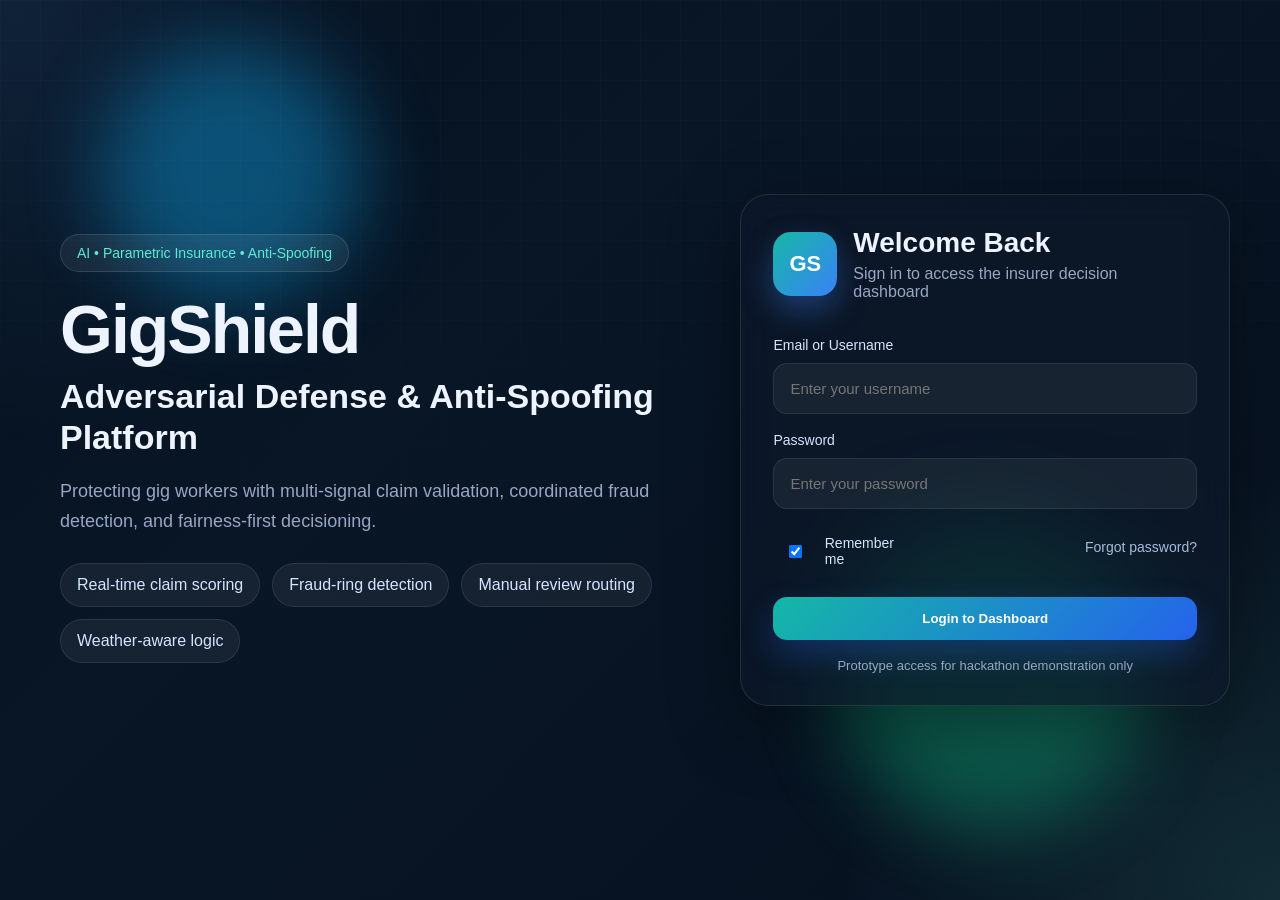
<file: index.html>
<!DOCTYPE html>
<html lang="en">
<head>
  <meta charset="UTF-8" />
  <meta name="viewport" content="width=device-width, initial-scale=1.0"/>
  <title>GigShield | Login</title>
  <link rel="stylesheet" href="style.css"/>
</head>
<body class="login-body">

  <div class="bg-orb orb-1"></div>
  <div class="bg-orb orb-2"></div>
  <div class="bg-grid"></div>

  <main class="login-wrapper">
    <section class="login-left">
      <div class="brand-badge">AI • Parametric Insurance • Anti-Spoofing</div>
      <h1>GigShield</h1>
      <h2>Adversarial Defense & Anti-Spoofing Platform</h2>
      <p>
        Protecting gig workers with multi-signal claim validation,
        coordinated fraud detection, and fairness-first decisioning.
      </p>

      <div class="feature-list">
        <div class="feature-chip">Real-time claim scoring</div>
        <div class="feature-chip">Fraud-ring detection</div>
        <div class="feature-chip">Manual review routing</div>
        <div class="feature-chip">Weather-aware logic</div>
      </div>
    </section>

    <section class="login-card glass">
      <div class="login-card-top">
        <div class="logo-circle">GS</div>
        <div>
          <h3>Welcome Back</h3>
          <p>Sign in to access the insurer decision dashboard</p>
        </div>
      </div>

      <div class="login-form">
        <label>Email or Username</label>
        <input type="text" id="username" placeholder="Enter your username" />

        <label>Password</label>
        <input type="password" id="password" placeholder="Enter your password" />

        <div class="login-row">
          <label class="checkbox-wrap">
            <input type="checkbox" checked />
            <span>Remember me</span>
          </label>
          <a href="#" class="link-muted">Forgot password?</a>
        </div>

        <button type="button" class="btn btn-primary btn-full" onclick="goToDashboard()">
          Login to Dashboard
        </button>
      </div>

      <div class="login-footer">
        Prototype access for hackathon demonstration only
      </div>
    </section>
  </main>

  <script>
    function goToDashboard() {
      const username = document.getElementById("username").value.trim();
      const password = document.getElementById("password").value.trim();

      if (username === "" || password === "") {
        alert("Please enter username and password");
        return;
      }

      localStorage.setItem("gigshield_user", username);
      window.location.href = "./dashboard.html";
    }
  </script>
</body>
</html>
</file>
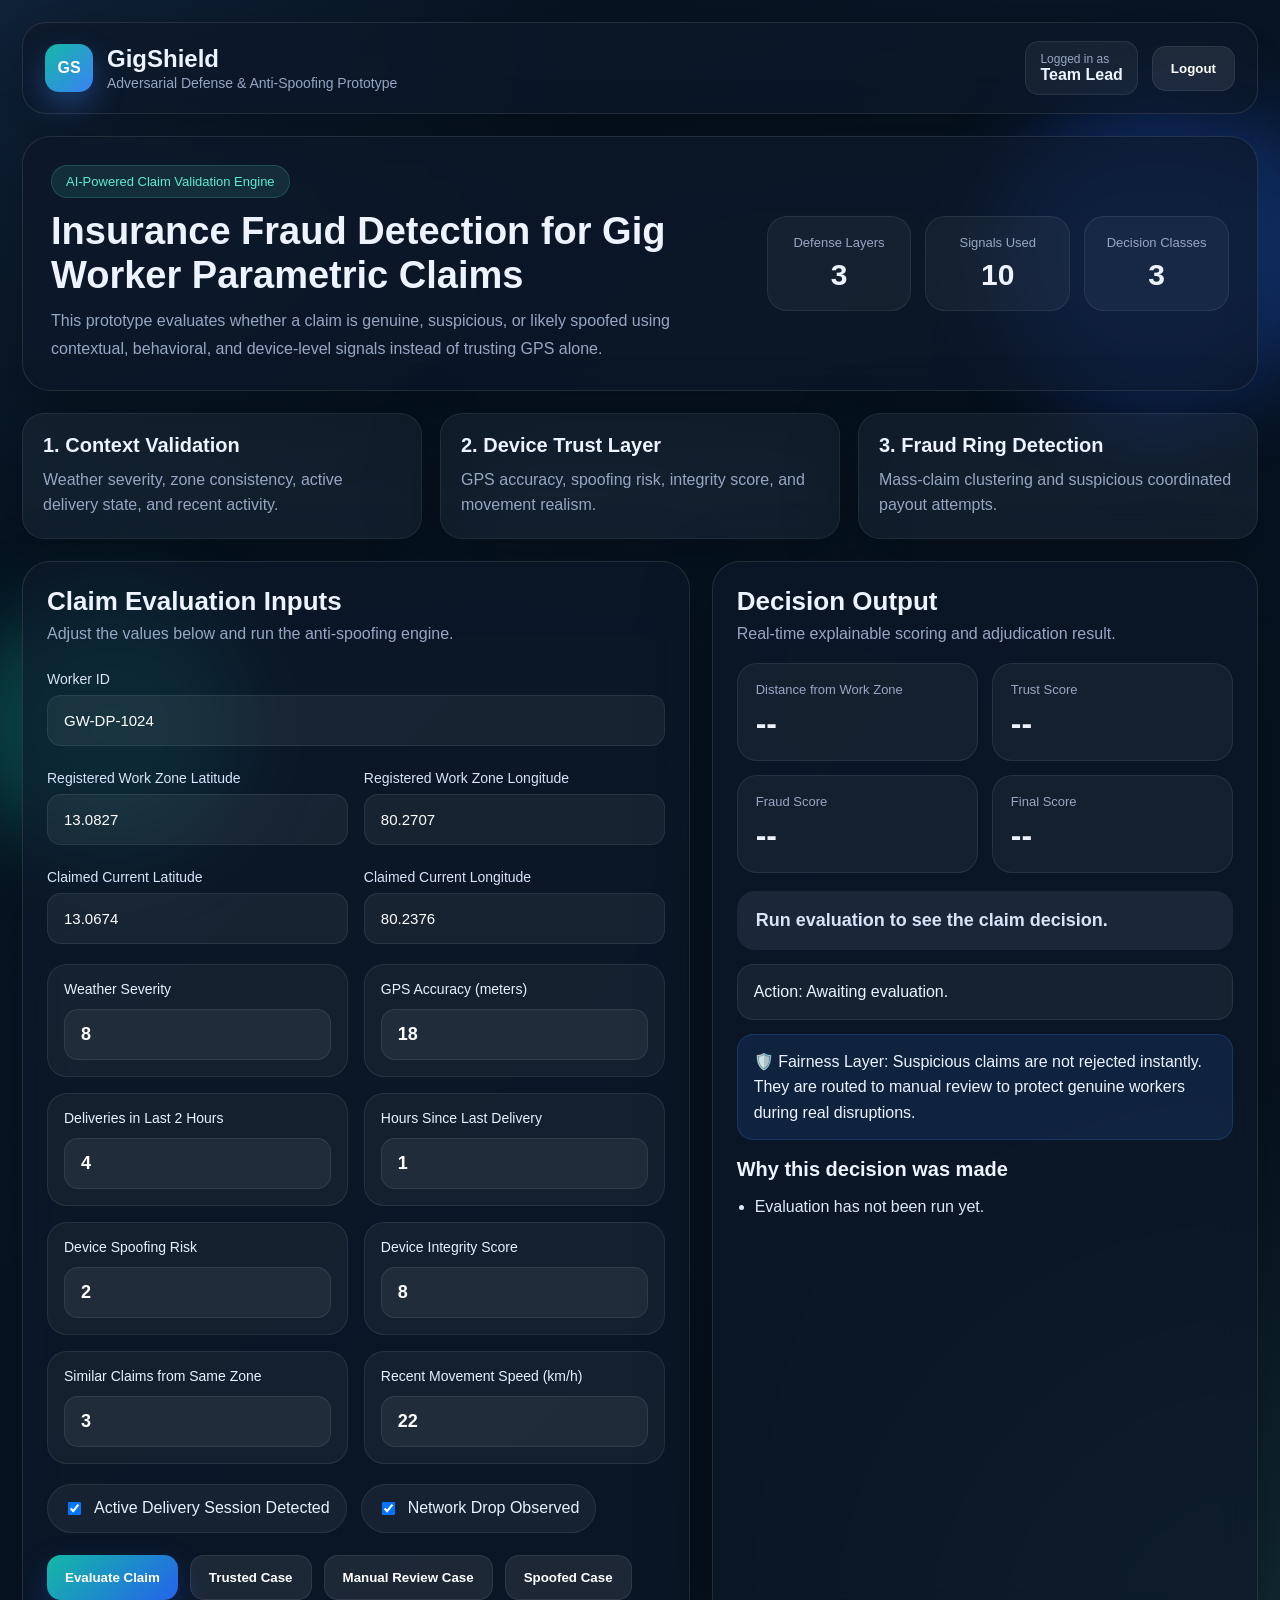
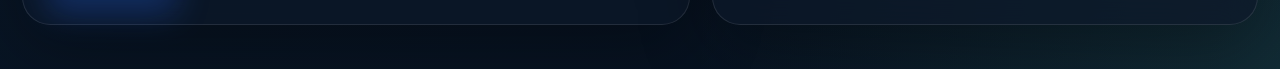
<file: dashboard.html>
<!DOCTYPE html>
<html lang="en">
<head>
  <meta charset="UTF-8" />
  <meta name="viewport" content="width=device-width, initial-scale=1.0"/>
  <title>GigShield | Dashboard</title>
  <link rel="stylesheet" href="style.css"/>
</head>
<body class="dashboard-body">

  <div class="dashboard-bg-orb orb-a"></div>
  <div class="dashboard-bg-orb orb-b"></div>

  <header class="topbar glass">
    <div class="topbar-left">
      <div class="logo-circle sm">GS</div>
      <div>
        <h1>GigShield</h1>
        <p>Adversarial Defense & Anti-Spoofing Prototype</p>
      </div>
    </div>

    <div class="topbar-right">
      <div class="user-badge">
        <span class="user-label">Logged in as</span>
        <strong id="welcomeUser">Team Lead</strong>
      </div>
      <button class="btn btn-secondary" onclick="logout()">Logout</button>
    </div>
  </header>

  <main class="dashboard-main">
    <section class="hero glass">
      <div class="hero-text">
        <span class="hero-tag">AI-Powered Claim Validation Engine</span>
        <h2>Insurance Fraud Detection for Gig Worker Parametric Claims</h2>
        <p>
          This prototype evaluates whether a claim is genuine, suspicious, or likely spoofed
          using contextual, behavioral, and device-level signals instead of trusting GPS alone.
        </p>
      </div>

      <div class="hero-stats">
        <div class="stat-card">
          <span>Defense Layers</span>
          <strong>3</strong>
        </div>
        <div class="stat-card">
          <span>Signals Used</span>
          <strong>10</strong>
        </div>
        <div class="stat-card">
          <span>Decision Classes</span>
          <strong>3</strong>
        </div>
      </div>
    </section>

    <section class="layers-grid">
      <div class="mini-card glass">
        <h3>1. Context Validation</h3>
        <p>Weather severity, zone consistency, active delivery state, and recent activity.</p>
      </div>
      <div class="mini-card glass">
        <h3>2. Device Trust Layer</h3>
        <p>GPS accuracy, spoofing risk, integrity score, and movement realism.</p>
      </div>
      <div class="mini-card glass">
        <h3>3. Fraud Ring Detection</h3>
        <p>Mass-claim clustering and suspicious coordinated payout attempts.</p>
      </div>
    </section>

    <section class="main-grid">
      <div class="panel glass">
        <div class="panel-header">
          <h3>Claim Evaluation Inputs</h3>
          <p>Adjust the values below and run the anti-spoofing engine.</p>
        </div>

        <div class="form-grid">
          <div class="field">
            <label>Worker ID</label>
            <input type="text" id="workerId" value="GW-DP-1024" />
          </div>

          <div class="field">
            <label>Registered Work Zone Latitude</label>
            <input type="number" id="registeredLat" value="13.0827" step="0.0001" />
          </div>

          <div class="field">
            <label>Registered Work Zone Longitude</label>
            <input type="number" id="registeredLon" value="80.2707" step="0.0001" />
          </div>

          <div class="field">
            <label>Claimed Current Latitude</label>
            <input type="number" id="claimedLat" value="13.0674" step="0.0001" />
          </div>

          <div class="field">
            <label>Claimed Current Longitude</label>
            <input type="number" id="claimedLon" value="80.2376" step="0.0001" />
          </div>
        </div>

        <div class="slider-grid">
  <div class="slider-card">
    <div class="slider-head">
      <label>Weather Severity</label>
    </div>
    <input type="number" id="weather" min="0" max="10" value="8" class="number-box" />
  </div>

  <div class="slider-card">
    <div class="slider-head">
      <label>GPS Accuracy (meters)</label>
    </div>
    <input type="number" id="gps" min="1" max="200" value="18" class="number-box" />
  </div>

  <div class="slider-card">
    <div class="slider-head">
      <label>Deliveries in Last 2 Hours</label>
    </div>
    <input type="number" id="deliveryCount" min="0" max="10" value="4" class="number-box" />
  </div>

  <div class="slider-card">
    <div class="slider-head">
      <label>Hours Since Last Delivery</label>
    </div>
    <input type="number" id="hours" min="0" max="24" value="1" class="number-box" />
  </div>

  <div class="slider-card">
    <div class="slider-head">
      <label>Device Spoofing Risk</label>
    </div>
    <input type="number" id="spoof" min="0" max="10" value="2" class="number-box" />
  </div>

  <div class="slider-card">
    <div class="slider-head">
      <label>Device Integrity Score</label>
    </div>
    <input type="number" id="integrity" min="0" max="10" value="8" class="number-box" />
  </div>

  <div class="slider-card">
    <div class="slider-head">
      <label>Similar Claims from Same Zone</label>
    </div>
    <input type="number" id="mass" min="0" max="50" value="3" class="number-box" />
  </div>

  <div class="slider-card">
    <div class="slider-head">
      <label>Recent Movement Speed (km/h)</label>
    </div>
    <input type="number" id="speed" min="0" max="120" value="22" class="number-box" />
  </div>
</div>

        <div class="toggle-row">
          <label class="toggle-pill">
            <input type="checkbox" id="activeDelivery" checked />
            <span>Active Delivery Session Detected</span>
          </label>

          <label class="toggle-pill">
            <input type="checkbox" id="networkDrop" checked />
            <span>Network Drop Observed</span>
          </label>
        </div>

        <div class="action-row">
          <button class="btn btn-primary" onclick="evaluateClaim()">Evaluate Claim</button>
          <button class="btn btn-secondary" onclick="loadTrustedCase()">Trusted Case</button>
          <button class="btn btn-secondary" onclick="loadReviewCase()">Manual Review Case</button>
          <button class="btn btn-secondary" onclick="loadSpoofCase()">Spoofed Case</button>
        </div>
      </div>

      <div class="panel glass result-panel">
        <div class="panel-header">
          <h3>Decision Output</h3>
          <p>Real-time explainable scoring and adjudication result.</p>
        </div>

        <div class="metric-grid">
          <div class="metric-card">
            <span>Distance from Work Zone</span>
            <strong id="distanceMetric">--</strong>
          </div>
          <div class="metric-card">
            <span>Trust Score</span>
            <strong id="trustMetric">--</strong>
          </div>
          <div class="metric-card">
            <span>Fraud Score</span>
            <strong id="fraudMetric">--</strong>
          </div>
          <div class="metric-card">
            <span>Final Score</span>
            <strong id="finalMetric">--</strong>
          </div>
        </div>

        <div id="decisionBanner" class="decision-banner neutral">
          Run evaluation to see the claim decision.
        </div>

        <div id="actionBox" class="info-box">
          Action: Awaiting evaluation.
        </div>

        <div id="alertBox" class="alert-box hidden"></div>

        <div class="info-box fairness-box">
          🛡️ Fairness Layer: Suspicious claims are not rejected instantly. They are routed to manual review to protect genuine workers during real disruptions.
        </div>

        <div class="reason-section">
          <h4>Why this decision was made</h4>
          <ul id="reasonsList" class="reason-list">
            <li>Evaluation has not been run yet.</li>
          </ul>
        </div>
      </div>
    </section>

  </main>

  <script src="script.js"></script>
</body>
</html>
</file>
<file: style.css>
:root {
  --bg: #07111f;
  --panel: rgba(13, 24, 41, 0.72);
  --border: rgba(255, 255, 255, 0.1);
  --text: #edf3ff;
  --muted: #97a7c3;
  --primary: #5eead4;
  --shadow: 0 20px 70px rgba(0, 0, 0, 0.35);
}

* {
  box-sizing: border-box;
}

html {
  scroll-behavior: smooth;
}

body {
  margin: 0;
  font-family: Inter, Segoe UI, Arial, sans-serif;
  background:
    radial-gradient(circle at top left, rgba(96, 165, 250, 0.12), transparent 28%),
    radial-gradient(circle at bottom right, rgba(94, 234, 212, 0.12), transparent 28%),
    linear-gradient(135deg, #04101d, #081626 35%, #07111f 100%);
  color: var(--text);
  min-height: 100vh;
  overflow-x: hidden;
}

.bg-grid {
  position: fixed;
  inset: 0;
  background-image:
    linear-gradient(rgba(255,255,255,0.035) 1px, transparent 1px),
    linear-gradient(90deg, rgba(255,255,255,0.035) 1px, transparent 1px);
  background-size: 40px 40px;
  mask-image: linear-gradient(to bottom, rgba(255,255,255,0.5), transparent 85%);
  pointer-events: none;
}

.bg-orb,
.dashboard-bg-orb {
  position: fixed;
  border-radius: 50%;
  filter: blur(40px);
  opacity: 0.4;
  pointer-events: none;
}

.orb-1 {
  width: 260px;
  height: 260px;
  background: #0ea5e9;
  top: 5%;
  left: 8%;
}

.orb-2 {
  width: 320px;
  height: 320px;
  background: #10b981;
  bottom: 8%;
  right: 10%;
}

.orb-a {
  width: 320px;
  height: 320px;
  background: #2563eb;
  top: 10%;
  right: -40px;
}

.orb-b {
  width: 260px;
  height: 260px;
  background: #14b8a6;
  bottom: 5%;
  left: -20px;
}

.glass {
  background: var(--panel);
  backdrop-filter: blur(18px);
  -webkit-backdrop-filter: blur(18px);
  border: 1px solid var(--border);
  box-shadow: var(--shadow);
}

.login-body {
  display: flex;
  align-items: center;
  justify-content: center;
  min-height: 100vh;
  padding: 24px;
}

.login-wrapper {
  width: min(1180px, 100%);
  display: grid;
  grid-template-columns: 1.15fr 0.85fr;
  gap: 28px;
  align-items: stretch;
}

.login-left {
  padding: 40px 10px;
  position: relative;
  z-index: 2;
}

.brand-badge {
  display: inline-block;
  padding: 10px 16px;
  border-radius: 999px;
  background: rgba(255,255,255,0.06);
  color: var(--primary);
  border: 1px solid rgba(255,255,255,0.12);
  margin-bottom: 18px;
  font-size: 14px;
}

.login-left h1 {
  font-size: 68px;
  margin: 0 0 8px;
  letter-spacing: -2px;
}

.login-left h2 {
  font-size: 34px;
  line-height: 1.2;
  margin: 0 0 16px;
  max-width: 700px;
}

.login-left p {
  color: var(--muted);
  font-size: 18px;
  line-height: 1.7;
  max-width: 720px;
}

.feature-list {
  display: flex;
  gap: 12px;
  flex-wrap: wrap;
  margin-top: 26px;
}

.feature-chip {
  padding: 12px 16px;
  border-radius: 999px;
  background: rgba(255,255,255,0.06);
  border: 1px solid rgba(255,255,255,0.09);
  color: #d5e4ff;
}

.login-card {
  border-radius: 28px;
  padding: 32px;
  position: relative;
  z-index: 2;
}

.login-card-top {
  display: flex;
  gap: 16px;
  align-items: center;
  margin-bottom: 28px;
}

.logo-circle {
  width: 64px;
  height: 64px;
  border-radius: 18px;
  display: grid;
  place-items: center;
  font-weight: 800;
  font-size: 22px;
  background: linear-gradient(135deg, #14b8a6, #3b82f6);
  color: white;
  box-shadow: 0 14px 30px rgba(59, 130, 246, 0.35);
}

.logo-circle.sm {
  width: 48px;
  height: 48px;
  border-radius: 14px;
  font-size: 16px;
}

.login-card h3 {
  margin: 0;
  font-size: 28px;
}

.login-card p {
  color: var(--muted);
  margin: 6px 0 0;
}

.login-form {
  display: flex;
  flex-direction: column;
  gap: 10px;
}

.login-form label,
.field label {
  font-size: 14px;
  color: #d8e4fb;
  margin-top: 8px;
}

.login-form input,
.field input {
  width: 100%;
  padding: 16px 16px;
  border-radius: 14px;
  border: 1px solid rgba(255,255,255,0.08);
  background: rgba(255,255,255,0.055);
  color: white;
  outline: none;
  font-size: 15px;
  transition: 0.25s ease;
}

.login-form input:focus,
.field input:focus {
  border-color: rgba(94, 234, 212, 0.65);
  box-shadow: 0 0 0 4px rgba(94, 234, 212, 0.08);
}

.login-row {
  display: flex;
  justify-content: space-between;
  align-items: center;
  margin: 8px 0 12px;
}

.checkbox-wrap {
  display: flex;
  align-items: center;
  gap: 8px;
  color: var(--muted);
  font-size: 14px;
}

.link-muted {
  color: #a8bbde;
  text-decoration: none;
  font-size: 14px;
}

.btn {
  border: none;
  cursor: pointer;
  border-radius: 14px;
  font-weight: 700;
  transition: 0.25s ease;
  padding: 14px 18px;
}

.btn:hover {
  transform: translateY(-1px);
}

.btn-primary {
  background: linear-gradient(135deg, #14b8a6, #2563eb);
  color: white;
  box-shadow: 0 14px 32px rgba(37, 99, 235, 0.3);
}

.btn-secondary {
  background: rgba(255,255,255,0.08);
  color: white;
  border: 1px solid rgba(255,255,255,0.08);
}

.btn-full {
  width: 100%;
  margin-top: 8px;
}

.login-footer {
  margin-top: 18px;
  color: var(--muted);
  font-size: 13px;
  text-align: center;
}

.dashboard-body {
  padding: 22px;
}

.topbar {
  width: min(1400px, 100%);
  margin: 0 auto 22px;
  padding: 18px 22px;
  border-radius: 24px;
  display: flex;
  justify-content: space-between;
  align-items: center;
  gap: 16px;
}

.topbar-left,
.topbar-right {
  display: flex;
  align-items: center;
  gap: 14px;
}

.topbar h1 {
  margin: 0;
  font-size: 24px;
}

.topbar p {
  margin: 2px 0 0;
  color: var(--muted);
  font-size: 14px;
}

.user-badge {
  padding: 10px 14px;
  border-radius: 14px;
  background: rgba(255,255,255,0.05);
  border: 1px solid rgba(255,255,255,0.08);
}

.user-label {
  display: block;
  color: var(--muted);
  font-size: 12px;
}

.dashboard-main {
  width: min(1400px, 100%);
  margin: 0 auto;
}

.hero {
  border-radius: 28px;
  padding: 28px;
  display: grid;
  grid-template-columns: 1.2fr 0.8fr;
  gap: 22px;
  margin-bottom: 22px;
}

.hero-tag {
  display: inline-block;
  padding: 8px 14px;
  border-radius: 999px;
  background: rgba(94, 234, 212, 0.1);
  color: var(--primary);
  border: 1px solid rgba(94, 234, 212, 0.18);
  font-size: 13px;
  margin-bottom: 12px;
}

.hero h2 {
  margin: 0 0 10px;
  font-size: 38px;
  line-height: 1.15;
}

.hero p {
  color: var(--muted);
  font-size: 16px;
  line-height: 1.7;
  margin: 0;
}

.hero-stats {
  display: grid;
  grid-template-columns: repeat(3, 1fr);
  gap: 14px;
  align-self: center;
}

.stat-card,
.metric-card,
.mini-card,
.slider-card {
  background: rgba(255,255,255,0.045);
  border: 1px solid rgba(255,255,255,0.08);
}

.stat-card {
  border-radius: 20px;
  padding: 18px;
  text-align: center;
}

.stat-card span {
  display: block;
  color: var(--muted);
  font-size: 13px;
  margin-bottom: 8px;
}

.stat-card strong {
  font-size: 30px;
}

.layers-grid {
  display: grid;
  grid-template-columns: repeat(3, 1fr);
  gap: 18px;
  margin-bottom: 22px;
}

.mini-card {
  border-radius: 22px;
  padding: 20px;
}

.mini-card h3 {
  margin: 0 0 10px;
  font-size: 20px;
}

.mini-card p {
  margin: 0;
  color: var(--muted);
  line-height: 1.6;
}

.main-grid {
  display: grid;
  grid-template-columns: 1.1fr 0.9fr;
  gap: 22px;
  margin-bottom: 22px;
}

.panel {
  border-radius: 28px;
  padding: 24px;
}

.panel-header h3 {
  margin: 0;
  font-size: 26px;
}

.panel-header p {
  color: var(--muted);
  margin: 8px 0 0;
}

.form-grid {
  display: grid;
  grid-template-columns: repeat(2, 1fr);
  gap: 16px;
  margin-top: 20px;
}

.field {
  display: flex;
  flex-direction: column;
  gap: 8px;
}

.field:first-child {
  grid-column: 1 / -1;
}

.slider-grid {
  margin-top: 20px;
  display: grid;
  grid-template-columns: repeat(2, 1fr);
  gap: 16px;
}

.slider-card {
  border-radius: 20px;
  padding: 16px;
}

.slider-head {
  display: flex;
  justify-content: space-between;
  margin-bottom: 12px;
  gap: 10px;
}

.slider-head label {
  color: #e8f1ff;
  font-size: 14px;
}

.slider-head span {
  color: var(--primary);
  font-weight: 700;
}

input[type="range"] {
  width: 100%;
  accent-color: #14b8a6;
  cursor: pointer;
}

.toggle-row {
  display: flex;
  flex-wrap: wrap;
  gap: 14px;
  margin-top: 20px;
}

.toggle-pill {
  display: flex;
  align-items: center;
  gap: 10px;
  padding: 14px 16px;
  border-radius: 999px;
  background: rgba(255,255,255,0.05);
  border: 1px solid rgba(255,255,255,0.08);
  color: #e8f1ff;
}

.number-box {
  width: 100%;
  padding: 14px 16px;
  border-radius: 14px;
  border: 1px solid rgba(255,255,255,0.08);
  background: rgba(255,255,255,0.055);
  color: white;
  outline: none;
  font-size: 18px;
  font-weight: 600;
  transition: 0.25s ease;
}

.number-box:focus {
  border-color: rgba(94, 234, 212, 0.65);
  box-shadow: 0 0 0 4px rgba(94, 234, 212, 0.08);
}

.action-row {
  display: flex;
  flex-wrap: wrap;
  gap: 12px;
  margin-top: 22px;
}

.result-panel {
  display: flex;
  flex-direction: column;
}

.metric-grid {
  margin-top: 20px;
  display: grid;
  grid-template-columns: repeat(2, 1fr);
  gap: 14px;
}

.metric-card {
  border-radius: 20px;
  padding: 18px;
}

.metric-card span {
  display: block;
  color: var(--muted);
  font-size: 13px;
  margin-bottom: 8px;
}

.metric-card strong {
  font-size: 32px;
}

.decision-banner {
  margin-top: 18px;
  border-radius: 18px;
  padding: 18px;
  font-size: 18px;
  font-weight: 700;
  border: 1px solid transparent;
}

.decision-banner.neutral {
  background: rgba(148, 163, 184, 0.12);
  color: #d7e3f9;
}

.decision-banner.trusted {
  background: rgba(34, 197, 94, 0.15);
  color: #86efac;
  border-color: rgba(34, 197, 94, 0.28);
}

.decision-banner.review {
  background: rgba(245, 158, 11, 0.15);
  color: #fcd34d;
  border-color: rgba(245, 158, 11, 0.25);
}

.decision-banner.spoofed {
  background: rgba(244, 63, 94, 0.15);
  color: #fda4af;
  border-color: rgba(244, 63, 94, 0.25);
}

.info-box,
.alert-box {
  margin-top: 14px;
  border-radius: 16px;
  padding: 14px 16px;
  line-height: 1.6;
}

.info-box {
  background: rgba(255,255,255,0.05);
  border: 1px solid rgba(255,255,255,0.08);
}

.alert-box {
  background: rgba(244, 63, 94, 0.12);
  color: #fecdd3;
  border: 1px solid rgba(244, 63, 94, 0.22);
}

.hidden {
  display: none;
}

.fairness-box {
  background: rgba(59,130,246,0.12);
  border-color: rgba(59,130,246,0.2);
}

.reason-section {
  margin-top: 18px;
}

.reason-section h4 {
  margin: 0 0 12px;
  font-size: 20px;
}

.reason-list {
  margin: 0;
  padding-left: 18px;
  color: #dfe9fb;
  line-height: 1.8;
}

.judge-section {
  border-radius: 28px;
  padding: 24px;
  margin-bottom: 28px;
}

.table-wrap {
  margin-top: 18px;
  overflow-x: auto;
}

table {
  width: 100%;
  border-collapse: collapse;
  min-width: 760px;
}

thead th {
  text-align: left;
  padding: 16px;
  color: #dce9ff;
  background: rgba(255,255,255,0.05);
  font-size: 14px;
}

tbody td {
  padding: 16px;
  border-top: 1px solid rgba(255,255,255,0.08);
  color: #edf3ff;
}

tbody tr:hover {
  background: rgba(255,255,255,0.03);
}

@media (max-width: 1100px) {
  .login-wrapper,
  .hero,
  .main-grid {
    grid-template-columns: 1fr;
  }

  .layers-grid,
  .hero-stats,
  .form-grid,
  .slider-grid,
  .metric-grid {
    grid-template-columns: 1fr;
  }

  .topbar {
    flex-direction: column;
    align-items: flex-start;
  }

  .topbar-right {
    width: 100%;
    justify-content: space-between;
  }
}

@media (max-width: 720px) {
  .login-left h1 {
    font-size: 48px;
  }

  .login-left h2 {
    font-size: 28px;
  }

  .dashboard-body {
    padding: 14px;
  }

  .panel,
  .hero,
  .judge-section,
  .topbar,
  .login-card {
    padding: 18px;
  }

  .action-row {
    flex-direction: column;
  }

  .btn {
    width: 100%;
  }
}
</file>
